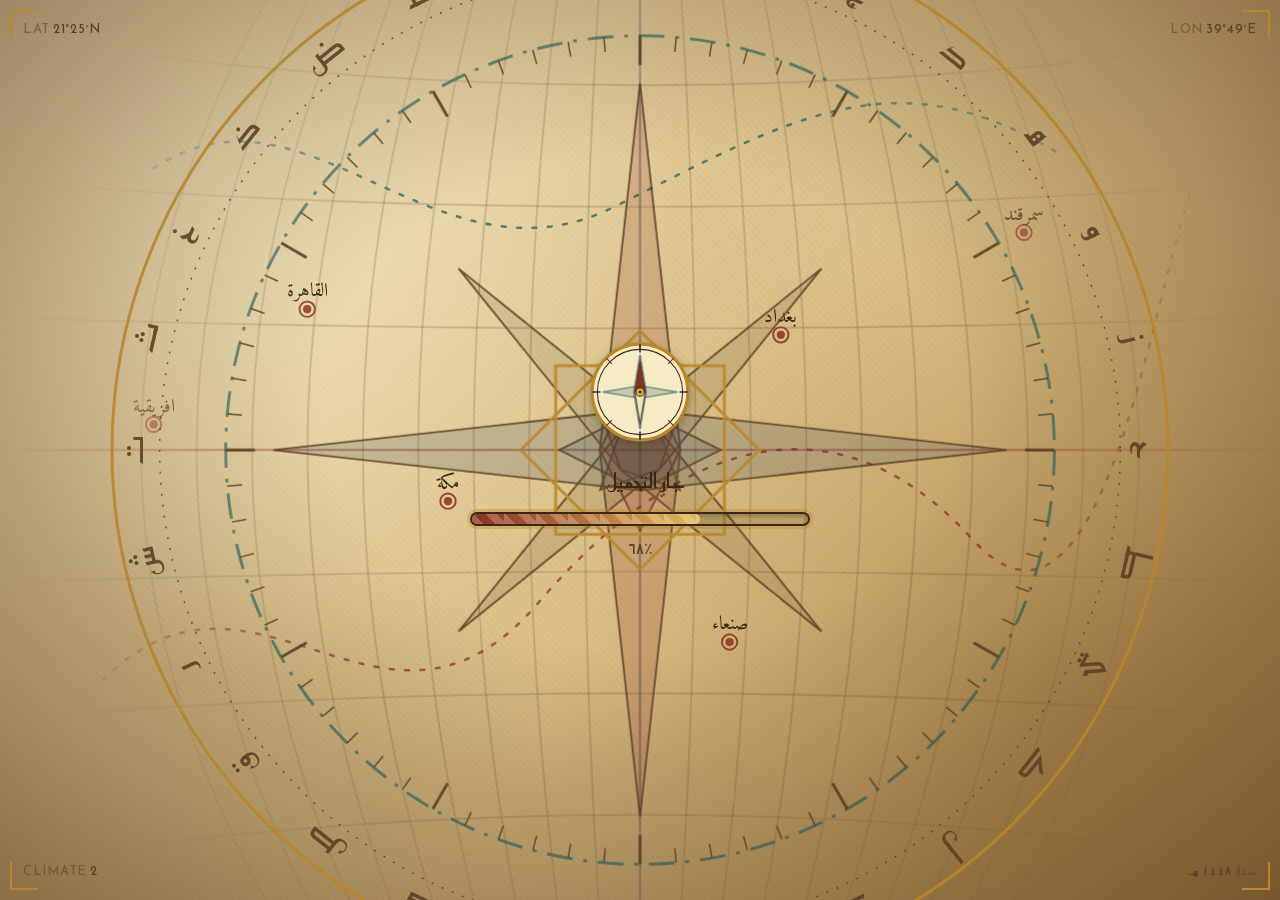
<file: login.html>
<!doctype html>
<html lang="ar" dir="rtl">
<head>
<meta charset="utf-8">
<meta name="viewport" content="width=device-width,initial-scale=1,viewport-fit=cover">
<title>جارٍ التحميل — خزانة الخرائط القديمة</title>
<link rel="preconnect" href="https://fonts.googleapis.com">
<link rel="preconnect" href="https://fonts.gstatic.com" crossorigin>
<link href="https://fonts.googleapis.com/css2?family=Amiri:wght@400;700&family=Reem+Kufi:wght@500;700&display=swap" rel="stylesheet">
<link rel="stylesheet" href="login.css?v=2">
</head>
<body>

<div class="parchment" aria-hidden="true"></div>

<svg class="world" id="world" viewBox="-500 -500 1000 1000" preserveAspectRatio="xMidYMid slice" aria-hidden="true">
 <defs>
  <radialGradient id="fade" cx="50%" cy="50%" r="50%">
   <stop offset="55%" stop-color="#fff" stop-opacity="1"/>
   <stop offset="100%" stop-color="#fff" stop-opacity="0"/>
  </radialGradient>
  <mask id="fadeMask"><rect x="-500" y="-500" width="1000" height="1000" fill="url(#fade)"/></mask>
 </defs>
 <g mask="url(#fadeMask)">
  <g id="graticule" class="graticule"></g>
  <g class="route">
   <path id="route1" d="M-420 180 C-300 60 -200 260 -80 120 S160 -40 260 70 400 -120 430 -200"/>
   <path id="route2" d="M-380 -220 C-260 -300 -160 -120 -20 -190 S200 -310 330 -230"/>
  </g>
  <g id="pins"></g>
 </g>
</svg>

<svg class="astrolabe" viewBox="-300 -300 600 600" aria-hidden="true">
 <g class="ring ring-outer" id="ringOuter">
  <circle r="288"/><circle r="262"/>
 </g>
 <g class="ring ring-mid" id="ringMid"><circle r="226"/></g>
 <g class="rose" id="rose"></g>
</svg>

<div class="corner tl" id="cTL"></div>
<div class="corner tr" id="cTR"></div>
<div class="corner bl" id="cBL"></div>
<div class="corner br" id="cBR"></div>

<div class="cross" id="cross" hidden><span id="crossTxt"></span></div>

<main class="stage">
 <section class="loader" role="status" aria-live="polite" aria-label="جارٍ التحميل">
  <div class="seal" aria-hidden="true">
   <svg viewBox="-50 -50 100 100">
    <circle r="46" class="cp-ring"/>
    <circle r="41" class="cp-ring thin"/>
    <g class="cp-ticks">
     <path d="M0-46V-38M46 0H38M0 46V38M-46 0H-38"/>
     <path d="M32.5-32.5L27-27M32.5 32.5L27 27M-32.5 32.5L-27 27M-32.5-32.5L-27-27" class="minor"/>
    </g>
    <g class="cp-card">
     <path d="M0-36L6 0L0 36L-6 0Z" class="cp-v"/>
     <path d="M-36 0L0-6L36 0L0 6Z" class="cp-h"/>
    </g>
    <g class="cp-needle">
     <path d="M0-30L5 0L-5 0Z" class="cp-n"/>
     <path d="M0 30L5 0L-5 0Z" class="cp-s"/>
    </g>
    <circle r="4" class="seal-c"/>
    <circle r="1.4" class="seal-dot"/>
   </svg>
  </div>

  <p class="loading-text">جارٍ التحميل<span class="dots" aria-hidden="true"><span>.</span><span>.</span><span>.</span></span></p>

  <div class="bar" role="progressbar" aria-valuemin="0" aria-valuemax="100" aria-valuenow="0" id="bar">
   <div class="bar-fill" id="barFill"></div>
  </div>
  <p class="pct" id="pct">٠٪</p>
 </section>
</main>

<script src="login.js?v=2"></script>
</body>
</html>
</file>
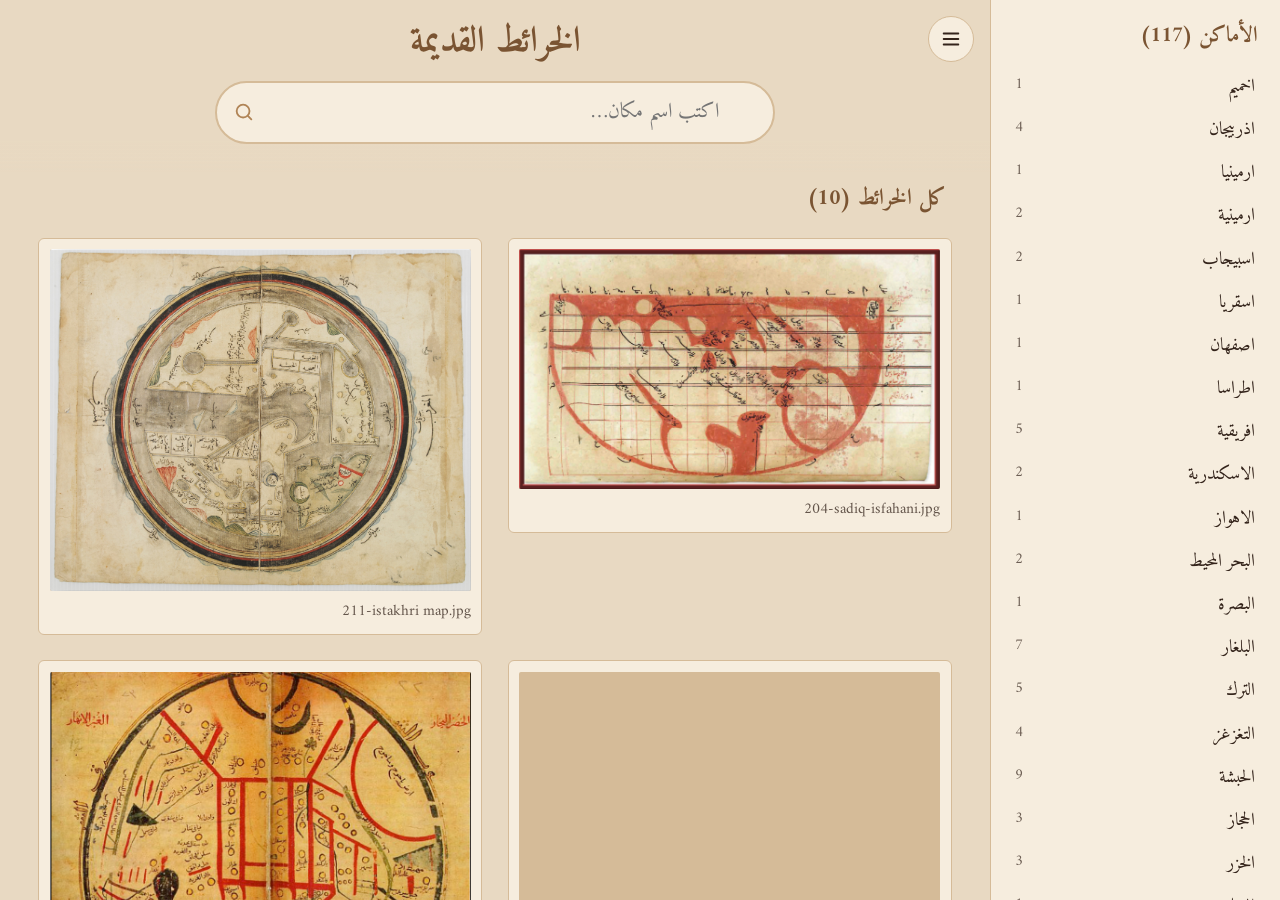
<file: MapSearch.html>
<!doctype html>
<html lang="ar" dir="rtl">
<head>
<meta charset="utf-8">
<meta name="viewport" content="width=device-width,initial-scale=1,viewport-fit=cover">
<title>خزانة الخرائط القديمة</title>
<link rel="preconnect" href="https://fonts.googleapis.com">
<link rel="preconnect" href="https://fonts.gstatic.com" crossorigin>
<link href="https://fonts.googleapis.com/css2?family=Amiri:wght@400;700&display=swap" rel="stylesheet">
<link rel="stylesheet" href="style.css?v=5">
</head>
<body>
<div class="app">
 <aside class="side" id="side" aria-label="قائمة الأماكن">
  <div class="side-in"><h2 id="sideTitle">الأماكن</h2><ul id="sideList"></ul></div>
 </aside>
 <div class="scrim off" id="scrim"></div>
 <main id="main">
  <header>
   <button class="tog" id="tog" aria-label="إظهار أو إخفاء القائمة الجانبية" aria-expanded="true">
    <svg width="22" height="22" viewBox="0 0 24 24" fill="none" stroke="currentColor" stroke-width="2" stroke-linecap="round"><path d="M4 6h16M4 12h16M4 18h16"/></svg>
   </button>
   <h1>الخرائط القديمة</h1>
   <p class="sub"></p>
   <div class="sb">
    <input id="q" type="search" placeholder="اكتب اسم مكان…" autocomplete="off" role="combobox" aria-expanded="false" aria-controls="dd" enterkeyhint="search">
    <svg width="22" height="22" viewBox="0 0 24 24" fill="none" stroke="currentColor" stroke-width="2" stroke-linecap="round"><circle cx="11" cy="11" r="7"/><path d="M20 20l-3.5-3.5"/></svg>
    <ul class="dd" id="dd" role="listbox" hidden></ul>
   </div>
  </header>
  <section id="results"></section>
 </main>
</div>

<div id="viewer" hidden>
 <div id="vp"><div id="stage"></div><div id="labels"></div></div>
 <div id="load">جارٍ تحميل الخريطة…</div>

 <aside class="vside closed" id="vside" aria-label="أماكن هذه الخريطة">
  <div class="vside-in">
   <div class="vhead">
    <h2 id="vsTitle">أماكن الخريطة</h2>
    <button class="vx" id="vclose" aria-label="إغلاق القائمة"><svg width="18" height="18" viewBox="0 0 24 24" fill="none" stroke="currentColor" stroke-width="2.4" stroke-linecap="round"><path d="M6 6l12 12M18 6L6 18"/></svg></button>
   </div>
   <div class="vsb"><div class="sb">
    <input id="vq" type="search" placeholder="ابحث في هذه الخريطة…" autocomplete="off" enterkeyhint="search">
    <svg width="22" height="22" viewBox="0 0 24 24" fill="none" stroke="currentColor" stroke-width="2" stroke-linecap="round"><circle cx="11" cy="11" r="7"/><path d="M20 20l-3.5-3.5"/></svg>
   </div></div>
   <ul id="vsList"></ul>
  </div>
 </aside>

 <div class="vright">
  <button class="pill round" id="vtog" aria-label="أماكن هذه الخريطة" aria-expanded="false" aria-controls="vside"><svg width="22" height="22" viewBox="0 0 24 24" fill="none" stroke="currentColor" stroke-width="2" stroke-linecap="round"><path d="M4 6h16M4 12h16M4 18h16"/></svg></button>
 </div>
 <div class="vleft"><button class="pill" id="showAll" aria-pressed="false">اظهر كل المواضع</button></div>
 <span class="pill vname"><span id="vname"></span></span>

 <div class="vbar vbot">
  <button class="pill round" id="zi" aria-label="تكبير">+</button>
  <button class="pill round" id="zo" aria-label="تصغير">−</button>
  <button class="pill" id="zf">الخريطة كاملة</button>
 </div>
 <span id="nav" class="vbar" hidden>
  <button class="pill" id="pv">السابق</button><span class="pill" id="ct"></span><button class="pill" id="nx">التالي</button>
 </span>
</div>

<script src="mapsearch.js?v=5"></script>
</body>
</html>
</file>
<file: login.css>
﻿:root{
 --parch:#ead9ab; --parch2:#d9be84; --parch3:#b8985c;
 --ink:#3a2814; --ink2:#5b4125;
 --lapis:#1f3a5f; --teal:#1d5c5a; --madder:#8c2f23; --gold:#b8862b; --gold2:#e2b857;
}
*{box-sizing:border-box;margin:0;padding:0}
html,body{height:100%}
body{
 font-family:"Amiri","Traditional Arabic",serif;color:var(--ink);
 background:#2a1c0e;overflow:hidden;position:relative;
}

/* parchment with aged vignette */
.parchment{
 position:fixed;inset:0;z-index:0;
 background:
  radial-gradient(ellipse at 50% 45%,transparent 35%,rgba(70,40,12,.55) 100%),
  radial-gradient(circle at 18% 22%,rgba(255,244,210,.55),transparent 38%),
  radial-gradient(circle at 82% 78%,rgba(150,100,40,.35),transparent 40%),
  repeating-linear-gradient(47deg,rgba(120,80,30,.035) 0 2px,transparent 2px 5px),
  linear-gradient(135deg,var(--parch),var(--parch2) 60%,var(--parch3));
 animation:breathe 14s ease-in-out infinite alternate;
}
@keyframes breathe{from{filter:brightness(1)}to{filter:brightness(1.07) saturate(1.08)}}

/* world / graticule */
.world{position:fixed;inset:0;width:100%;height:100%;z-index:1;pointer-events:none}
.graticule{fill:none;stroke:var(--ink2);stroke-opacity:.32;stroke-width:.9;transform-box:fill-box;transform-origin:center;animation:drift 90s linear infinite}
.graticule .eq{stroke:var(--madder);stroke-opacity:.55;stroke-width:1.4}
.graticule .mer0{stroke:var(--lapis);stroke-opacity:.5;stroke-width:1.3}
@keyframes drift{
 from{transform:rotate(0) scale(1.05)}
 50%{transform:rotate(180deg) scale(1.18)}
 to{transform:rotate(360deg) scale(1.05)}
}
.route path{fill:none;stroke:var(--madder);stroke-width:2;stroke-linecap:round;stroke-dasharray:3 9;animation:march 14s linear infinite;opacity:.7}
.route path+path{stroke:var(--teal);animation-duration:20s;animation-direction:reverse}
@keyframes march{to{stroke-dashoffset:-240}}
.pin circle{fill:var(--madder);opacity:.85}
.pin .halo{fill:none;stroke:var(--madder);stroke-width:1.5;transform-box:fill-box;transform-box:fill-box;transform-origin:center;animation:ping 3.2s ease-out infinite}
.pin text{font-family:"Amiri",serif;font-size:15px;fill:var(--ink);text-anchor:middle}
@keyframes ping{0%{transform:scale(.4);opacity:.9}100%{transform:scale(2.6);opacity:0}}

/* astrolabe / compass */
.astrolabe{
 position:fixed;z-index:2;pointer-events:none;
 top:50%;left:50%;width:min(130vmin,1100px);aspect-ratio:1;
 transform:translate(-50%,-50%);opacity:.9;
}
.ring circle{fill:none;stroke:var(--gold);stroke-width:1.6}
.ring-outer circle:nth-child(2){stroke:var(--ink2);stroke-width:.8;stroke-dasharray:1 5}
.ring-mid circle{stroke:var(--teal);stroke-opacity:.7;stroke-dasharray:14 6 2 6}
.ring text{font-family:"Reem Kufi","Amiri",serif;font-size:19px;fill:var(--ink2);text-anchor:middle;dominant-baseline:middle}
.ring-outer{transform-box:fill-box;transform-origin:center;animation:spin 140s linear infinite}
.ring-mid{transform-box:fill-box;transform-origin:center;animation:spin 90s linear infinite reverse}
.rose{transform-box:fill-box;transform-origin:center;animation:spin 220s linear infinite}
.rose .pt{fill:var(--ink);fill-opacity:.12;stroke:var(--ink2);stroke-width:1}
.rose .pt.a{fill:var(--madder);fill-opacity:.2}
.rose .pt.b{fill:var(--lapis);fill-opacity:.18}
.rose .tick{stroke:var(--ink2);stroke-width:1}
@keyframes spin{to{transform:rotate(360deg)}}

/* corner coordinate readouts */
.corner{
 position:fixed;z-index:3;font-family:"Reem Kufi",serif;font-size:13px;letter-spacing:.06em;
 color:var(--ink2);padding:.5rem .8rem;line-height:1.7;pointer-events:none;direction:ltr;
}
.corner::before{content:"";position:absolute;width:26px;height:26px;border:2px solid var(--gold)}
.tl{top:10px;left:10px}.tl::before{top:0;left:0;border-right:0;border-bottom:0}
.tr{top:10px;right:10px;text-align:right}.tr::before{top:0;right:0;border-left:0;border-bottom:0}
.bl{bottom:10px;left:10px}.bl::before{bottom:0;left:0;border-right:0;border-top:0}
.br{bottom:10px;right:10px;text-align:right}.br::before{bottom:0;right:0;border-left:0;border-top:0}
.corner span{opacity:.55}

/* cursor crosshair */
.cross{position:fixed;z-index:4;left:0;top:0;width:0;height:0;pointer-events:none}
.cross::before,.cross::after{content:"";position:fixed;background:var(--madder);opacity:.35}
.cross::before{left:var(--x,0);top:0;width:1px;height:100vh}
.cross::after{top:var(--y,0);left:0;height:1px;width:100vw}
.cross span{
 position:fixed;left:calc(var(--x,0px) + 12px);top:calc(var(--y,0px) + 12px);
 font-family:"Reem Kufi",serif;font-size:12px;color:var(--madder);background:rgba(234,217,171,.85);
 padding:1px 6px;border:1px solid var(--gold);direction:ltr;white-space:nowrap;
}

/* card */
.stage{position:relative;z-index:5;min-height:100%;display:grid;place-items:center;padding:1.5rem}
.loader{
 position:relative;width:min(460px,100%);text-align:center;
 animation:rise 1.1s cubic-bezier(.2,.8,.2,1) both;
}
@keyframes rise{from{opacity:0;transform:translateY(28px) scale(.97)}to{opacity:1;transform:none}}
@keyframes glint{0%,100%{filter:brightness(1)}50%{filter:brightness(1.5) drop-shadow(0 0 6px var(--gold2))}}

.seal{width:104px;height:104px;margin:0 auto 1rem;animation:fadein 1.4s .4s both;filter:drop-shadow(0 3px 4px rgba(58,40,20,.35))}
.seal svg{width:100%;height:100%;overflow:visible}
.cp-ring{fill:#f6ebc6;stroke:var(--gold);stroke-width:3}
.cp-ring.thin{fill:none;stroke:var(--ink);stroke-width:1}
.cp-ticks path{stroke:var(--ink);stroke-width:1.6;fill:none}
.cp-ticks .minor{stroke-width:1;stroke:var(--ink2)}
.cp-card{transform-box:fill-box;transform-origin:center;animation:spin 40s linear infinite reverse}
.cp-v{fill:var(--lapis);fill-opacity:.25;stroke:var(--lapis);stroke-width:.8}
.cp-h{fill:var(--teal);fill-opacity:.22;stroke:var(--teal);stroke-width:.8}
.cp-needle{transform-box:fill-box;transform-origin:center;animation:seek 14s ease-in-out infinite}
.cp-n{fill:var(--madder);stroke:var(--ink);stroke-width:.8}
.cp-s{fill:#f3e6bd;stroke:var(--ink);stroke-width:.8}
.seal-c{fill:var(--gold2);stroke:var(--ink);stroke-width:1}
.seal-dot{fill:var(--ink)}
@keyframes seek{
 0%{transform:rotate(0)}
 20%{transform:rotate(110deg)}
 32%{transform:rotate(80deg)}
 55%{transform:rotate(250deg)}
 66%{transform:rotate(225deg)}
 100%{transform:rotate(360deg)}
}
@keyframes fadein{from{opacity:0}to{opacity:1}}

.loading-text{
 margin-top:1.4rem;font-family:"Reem Kufi","Amiri",serif;font-size:1.25rem;color:var(--ink);
 animation:fadein 1.2s 1s both;
}
.dots span{animation:blink 1.4s infinite both}
.dots span:nth-child(2){animation-delay:.2s}
.dots span:nth-child(3){animation-delay:.4s}
@keyframes blink{0%,80%,100%{opacity:.15}40%{opacity:1}}

.bar{
 position:relative;height:14px;margin:1rem auto 0;width:min(340px,86%);direction:ltr;
 background:rgba(58,40,20,.12);border:2px solid var(--ink);border-radius:8px;
 box-shadow:inset 0 2px 4px rgba(58,40,20,.35),0 0 0 3px rgba(184,134,43,.35);
 overflow:hidden;animation:fadein 1.2s 1.2s both;
}
.bar-fill{
 height:100%;width:0;border-radius:6px;
 background:
  repeating-linear-gradient(45deg,rgba(255,255,255,.22) 0 8px,transparent 8px 16px),
  linear-gradient(90deg,var(--madder),var(--gold2));
 background-size:32px 32px,100% 100%;
 animation:barmove 1s linear infinite;
 transition:width .25s ease-out;
}
@keyframes barmove{to{background-position:32px 0,0 0}}
.pct{margin-top:.6rem;font-family:"Reem Kufi",serif;font-size:1rem;color:var(--ink2);direction:ltr;animation:fadein 1.2s 1.4s both}

body.leaving .loader{transition:opacity .8s,transform .8s;opacity:0;transform:scale(1.04)}
body.leaving .astrolabe{transition:transform .9s,opacity .9s;transform:translate(-50%,-50%) scale(1.25);opacity:0}

@media (max-width:560px){
 .corner{display:none}
 .loading-text{font-size:1.1rem}
}
@media (prefers-reduced-motion:reduce){
 *,*::before,*::after{animation-duration:.01ms!important;animation-iteration-count:1!important}
}
</file>
<file: style.css>
:root{--bg:#E8D9C2;--paper:#F6EDDE;--sand:#D5BB98;--camel:#B08456;--brown:#7A5432;--ink:#33231A;--hl:255,214,0;
--side:290px;font-size:18px;
/* ===== map-label options (change freely) ===== */
--lbl-bg:255,255,255;   /* label box background (r,g,b) - e.g. 246,237,222 for parchment */
--lbl-op:.75;           /* label box opacity */
--lbl-fg:#000;          /* label text colour */
--lbl-fs:.85rem;        /* label font size */
--lbl-fs-hov:1.3rem;    /* label font size on hover */
--line:255,214,0;       /* outline colour of every place (r,g,b) */
--fill-op:.45;
/* ===== show-all button colours per state ===== */
--btn1-bg:#B8892D;--btn1-fg:#F6EDDE;   /* state 2: outlines shown */
--btn2-bg:#7A2E22;--btn2-fg:#F6EDDE}   /* state 3: names shown (oxblood red) */          /* highlighter opacity on hover */
*{box-sizing:border-box;margin:0}
html,body{height:100%}
body{font-family:'Amiri',serif;background:var(--bg);color:var(--ink);line-height:1.7;overflow:hidden}
body.lock .app{visibility:hidden}
button{font:inherit;color:inherit;cursor:pointer;border:0;background:none}
:focus-visible{outline:3px solid var(--brown);outline-offset:2px}
.app{display:flex;height:100dvh}

/* sidebar (right in RTL) */
.side{width:var(--side);flex:none;background:var(--paper);border-inline-end:1px solid var(--sand);overflow:hidden;transition:width .35s ease}
.side.closed{width:0;border:0}
.side-in{width:var(--side);height:100%;display:flex;flex-direction:column;padding-top:env(safe-area-inset-top)}
.side h2{font-size:1.2rem;padding:1rem 1.2rem .6rem;color:var(--brown)}
.side ul{list-style:none;overflow:auto;padding:0 .6rem 1.2rem;flex:1}
.side li button{display:flex;justify-content:space-between;width:100%;padding:.35rem .8rem;border-radius:8px;transition:background .2s}
.side li button:hover{background:var(--bg)}
.side li button.on{background:var(--brown);color:var(--paper)}
.cnt{font-size:.85rem;opacity:.7}
.scrim{display:none}

/* main */
main{flex:1;min-width:0;overflow:auto;position:relative}
header{position:sticky;top:0;z-index:20;background:linear-gradient(var(--bg) 82%,transparent);padding:1.1rem 1rem 1.6rem;text-align:center}
.tog{position:absolute;inset-inline-start:.9rem;top:.9rem;width:46px;height:46px;border-radius:50%;background:var(--paper);border:1px solid var(--sand);display:grid;place-items:center;transition:background .2s}
.tog:hover{background:var(--sand)}
h1{font-size:2rem;color:var(--brown);line-height:1.3}
.sub{font-size:.95rem;opacity:.75;margin-bottom:.8rem}
.sb{position:relative;max-width:560px;margin:0 auto}
.sb input{width:100%;font:inherit;font-size:1.15rem;padding:.65rem 3rem .65rem 1.2rem;border-radius:999px;border:2px solid var(--sand);background:var(--paper);color:var(--ink);transition:border-color .2s,box-shadow .2s}
.sb input:focus{outline:0;border-color:var(--camel);box-shadow:0 6px 24px rgba(122,84,50,.22)}
.sb svg{position:absolute;inset-inline-end:1rem;top:50%;transform:translateY(-50%);pointer-events:none;color:var(--camel)}
.dd{position:absolute;inset-inline:0;top:calc(100% + 6px);background:var(--paper);border:1px solid var(--sand);border-radius:16px;box-shadow:0 14px 34px rgba(51,35,26,.2);max-height:min(46vh,340px);overflow:auto;list-style:none;padding:.4rem;text-align:start}
.dd li{display:flex;justify-content:space-between;padding:.4rem .9rem;border-radius:10px;cursor:pointer}
.dd li.act,.dd li:hover{background:var(--brown);color:var(--paper)}
.dd .none{cursor:default;opacity:.7}
.dd .none:hover{background:none;color:inherit}

#results{padding:.4rem clamp(.8rem,3vw,2.2rem) 3rem}
.rh{font-size:1.25rem;color:var(--brown);margin:0 .3rem 1.1rem;text-align:start}
.empty{text-align:center;opacity:.75;padding:4rem 1rem;max-width:30rem;margin:auto}
.grid{display:grid;grid-template-columns:repeat(auto-fill,minmax(min(100%,320px),1fr));gap:1.4rem;align-items:start}
.card{background:var(--paper);border:1px solid var(--sand);border-radius:6px;padding:.6rem .6rem .5rem;cursor:pointer;text-align:start;display:block;width:100%;transition:transform .35s cubic-bezier(.2,.8,.2,1),box-shadow .35s}
.card:hover,.card:focus-visible{transform:translateY(-8px) rotate(-.6deg);box-shadow:0 18px 34px rgba(51,35,26,.28)}
.pic{position:relative;overflow:hidden;background:var(--sand);min-height:150px;border-radius:2px}
.zoom{position:relative;transition:transform .7s cubic-bezier(.2,.8,.2,1)}
.card:hover .zoom,.card:focus-visible .zoom{transform:scale(1.06)}
.zoom img{display:block;width:100%;height:auto}
.hl{position:absolute;background:rgba(var(--hl),.4);box-shadow:0 0 0 2px rgba(214,150,0,.9);mix-blend-mode:multiply;opacity:0;transition:opacity .3s}
.hl-svg{position:absolute;inset:0;width:100%;height:100%;overflow:visible;pointer-events:none}
.hl-poly{fill:rgba(var(--hl),.4);stroke:rgba(214,150,0,.9);stroke-width:.45;opacity:0;transition:opacity .3s}
.hl-line{fill:none;stroke:rgba(var(--hl),.9);stroke-width:4pt;vector-effect:non-scaling-stroke;opacity:0;transition:opacity .3s}
.card:hover .hl,.card:focus-visible .hl{opacity:1}
.card:hover .hl-poly,.card:focus-visible .hl-poly,.card:hover .hl-line,.card:focus-visible .hl-line{opacity:1}
@media (hover:none){.hl,.hl-poly,.hl-line{opacity:.75}}
.cap{display:flex;justify-content:space-between;gap:.6rem;align-items:center;padding-top:.45rem;font-size:.85rem}
.fn{direction:ltr;unicode-bidi:plaintext;overflow:hidden;text-overflow:ellipsis;white-space:nowrap;opacity:.75;min-width:0}
.chip{flex:none;background:var(--brown);color:var(--paper);border-radius:999px;padding:0 .7rem}

/* viewer */
#viewer{position:fixed;inset:0;z-index:50;background:#2b1d14;touch-action:none}
#viewer[hidden]{display:none}
#vp{position:absolute;inset:0;overflow:hidden;cursor:grab;touch-action:none}
#vp:active{cursor:grabbing}
#stage{position:absolute;left:0;top:0;transform-origin:0 0;--inv:1}
#stage img{display:block;width:100%;height:100%;user-select:none;-webkit-user-drag:none}
#stage .hl{pointer-events:none;opacity:1;box-shadow:0 0 0 calc(2px*var(--inv)) rgba(214,150,0,.95);border-radius:calc(3px*var(--inv))}
#stage .hl-svg{width:100%;height:100%}
#stage .hl-poly{opacity:1;stroke-width:2px;vector-effect:non-scaling-stroke}
#stage .hl-line{opacity:1}
#stage .hl.cur{background:rgba(var(--hl),.5)}
#stage .hl-poly.cur{fill:rgba(var(--hl),.5)}
#stage .hl-line.cur{stroke:rgba(var(--hl),1)}
.vbar{position:absolute;z-index:5;display:flex;gap:.5rem;align-items:center}
.pill{background:rgba(246,237,222,.94);color:var(--ink);border-radius:999px;padding:.3rem 1rem;display:inline-flex;align-items:center;gap:.4rem;box-shadow:0 4px 14px rgba(0,0,0,.35);min-height:44px;transition:background .2s}
button.pill:hover{background:var(--sand)}
.vbot{bottom:calc(1rem + env(safe-area-inset-bottom));left:50%;transform:translateX(-50%);flex-wrap:wrap;justify-content:center;width:max-content;max-width:96vw}
#nav{position:fixed;left:1rem;right:auto;bottom:calc(1rem + env(safe-area-inset-bottom));transform:none;width:max-content;max-width:calc(100vw - 2rem);z-index:6}
.round{width:44px;padding:0;justify-content:center;font-size:1.4rem}
#load{position:absolute;inset:0;display:grid;place-items:center;color:var(--paper);font-size:1.3rem;text-align:center;padding:2rem;z-index:4}
#load[hidden]{display:none}


/* viewer: top-right controls + name */
.vright{position:absolute;z-index:9;top:calc(.8rem + env(safe-area-inset-top));inset-inline-start:.8rem;display:flex;flex-direction:column;align-items:flex-start;gap:.5rem;transition:inset-inline-start .35s ease}
.vleft{display:flex;flex-direction:column;align-items:flex-end;gap:.5rem;position:absolute;z-index:9;top:calc(.8rem + env(safe-area-inset-top));inset-inline-end:.8rem}
.pill[hidden]{display:none}
.pill.on{background:var(--brown);color:var(--paper)}
button.pill.on:hover{background:var(--brown)}
.vname{position:absolute;z-index:5;bottom:calc(1rem + env(safe-area-inset-bottom));right:calc(.8rem + env(safe-area-inset-right));left:auto;max-width:calc(50% - 11rem);direction:ltr;font-size:.85rem;transition:right .35s ease}
#viewer.vs-open .vname{right:calc(var(--vs) + .8rem + env(safe-area-inset-right));left:auto}
.vname span{overflow:hidden;text-overflow:ellipsis;white-space:nowrap;min-width:0}
#viewer{--vs:var(--side)}
#viewer.vs-open .vright{inset-inline-start:calc(var(--vs) + .8rem)}

/* viewer: per-map sidebar (same look as the gallery sidebar) */
.vside{position:absolute;z-index:10;inset-block:0;inset-inline-start:0;width:var(--vs);background:var(--paper);border-inline-end:1px solid var(--sand);box-shadow:-8px 0 30px rgba(0,0,0,.4);transition:transform .35s ease;touch-action:auto}
.vside.closed{transform:translateX(100%);visibility:hidden;box-shadow:none;transition:transform .35s ease,visibility 0s .35s}
.vside-in{height:100%;display:flex;flex-direction:column;padding-top:env(safe-area-inset-top)}
.vhead{display:flex;align-items:center;justify-content:space-between;gap:.5rem;padding:1rem 1.2rem .5rem}
.vhead h2{font-size:1.2rem;color:var(--brown)}
.vx{flex:none;width:38px;height:38px;border-radius:50%;display:grid;place-items:center;background:var(--bg);border:1px solid var(--sand);transition:background .2s}
.vx:hover{background:var(--sand)}
.vsb{padding:0 .9rem .8rem;border-bottom:3px double var(--sand);margin-bottom:.5rem}
.vsb .sb input{font-size:1rem;padding:.5rem 2.6rem .5rem 1rem}
.vside ul{list-style:none;overflow:auto;padding:0 .6rem 1.2rem;flex:1;touch-action:pan-y;overscroll-behavior:contain}
.vside li button{display:flex;justify-content:space-between;width:100%;padding:.35rem .8rem;border-radius:8px;text-align:start;transition:background .2s}
.vside li button:hover{background:var(--bg)}
.vside li button.on{background:var(--brown);color:var(--paper)}
.vside li.none{opacity:.7;padding:.4rem .8rem}

/* all-places overlay: outlines (scale with map) + labels (constant size) */
.all-svg{position:absolute;inset:0;width:100%;height:100%;overflow:visible;pointer-events:none;display:none}
#viewer.show-all .all-svg{display:block}
.all-svg .sh{fill:rgba(var(--hl),0);stroke:rgba(var(--line),.95);stroke-width:2.5px;vector-effect:non-scaling-stroke;stroke-linejoin:round;stroke-linecap:round;transition:fill .25s,stroke .25s,stroke-width .25s}
.all-svg .sh.polyline{fill:none}
.all-svg .sh.rect,.all-svg .sh.polygon{pointer-events:visiblePainted}
.all-svg .hit{fill:none;stroke:transparent;stroke-width:18px;vector-effect:non-scaling-stroke;stroke-linejoin:round;stroke-linecap:round;pointer-events:stroke}
.all-svg .sh.hov{fill:rgba(var(--hl),var(--fill-op))}
.all-svg .sh.polyline.hov{fill:none;stroke-width:16px}
#labels{position:absolute;inset:0;pointer-events:none;display:none;overflow:hidden}
#viewer.show-all #labels{display:block}
.lbl{position:absolute;left:0;top:0;pointer-events:none;opacity:0;width:max-content;max-width:12rem;text-align:center;line-height:1.35;padding:.05rem .6rem;border-radius:6px;
 background:rgba(var(--lbl-bg),var(--lbl-op));color:var(--lbl-fg);font-size:var(--lbl-fs);border:1px solid rgba(122,84,50,.6);box-shadow:0 2px 8px rgba(0,0,0,.35);
 transition:font-size .2s ease,opacity .2s ease,box-shadow .2s;will-change:transform;user-select:none}
#labels.anim .lbl{transition:transform .95s cubic-bezier(.2,.7,.2,1),font-size .2s ease,opacity .2s ease,box-shadow .2s}
#viewer.show-names .lbl{opacity:1}
.lbl.hov{opacity:1;font-size:var(--lbl-fs-hov);z-index:3;box-shadow:0 4px 16px rgba(0,0,0,.5)}

/* drawer mode: phones portrait + landscape */
@media (max-width:900px),(max-height:520px){
 :root{font-size:16px;--side:min(84vw,320px)}
 .side{position:fixed;z-index:40;inset-block:0;right:0;width:var(--side);transition:transform .35s ease;box-shadow:-8px 0 30px rgba(51,35,26,.3)}
 .side.closed{width:var(--side);transform:translateX(100%);box-shadow:none;border-inline-end:1px solid var(--sand)}
 .scrim{display:block;position:fixed;inset:0;z-index:35;background:rgba(51,35,26,.45);opacity:1;transition:opacity .3s}
 .scrim.off{opacity:0;pointer-events:none}
 h1{font-size:1.6rem;padding:0 3.4rem}
 #viewer.vs-open .vright{inset-inline-start:.8rem}
 #viewer.vs-open .vname{right:calc(.8rem + env(safe-area-inset-right));left:auto}
}
@media (max-height:520px){header{padding:.5rem 1rem .9rem}.sub{display:none}h1{font-size:1.25rem;line-height:1.6}.tog{width:40px;height:40px;top:.4rem}}
@media (max-width:900px) and (orientation:portrait){
 .vname{left:calc(.8rem + env(safe-area-inset-left));right:auto;bottom:calc(6.5rem + env(safe-area-inset-bottom));max-width:48vw;transition:none}
 #viewer.vs-open .vname{left:calc(.8rem + env(safe-area-inset-left));right:auto}
 .vbot{right:.5rem;left:auto;bottom:calc(.7rem + env(safe-area-inset-bottom));transform:none;gap:.3rem;max-width:48vw}
 #nav{left:.5rem;bottom:calc(.7rem + env(safe-area-inset-bottom));gap:.3rem;max-width:48vw}
 #nav .pill,.vbot .pill{min-height:36px;padding:.15rem .55rem;font-size:.85rem;gap:.25rem}
 #nav .pill{white-space:nowrap}
 .round{width:36px;padding:0;font-size:1.15rem}
}
@media (prefers-reduced-motion:reduce){*{transition:none!important}}

/* show-all button: colour per state (0 = default paper pill) */
button#showAll{transition:background .25s,color .25s}
button#showAll[data-mode="1"]{background:var(--btn1-bg);color:var(--btn1-fg)}
button#showAll[data-mode="2"]{background:var(--btn2-bg);color:var(--btn2-fg)}
button#showAll[data-mode="1"]:hover,button#showAll[data-mode="2"]:hover{filter:brightness(1.12)}
</file>
